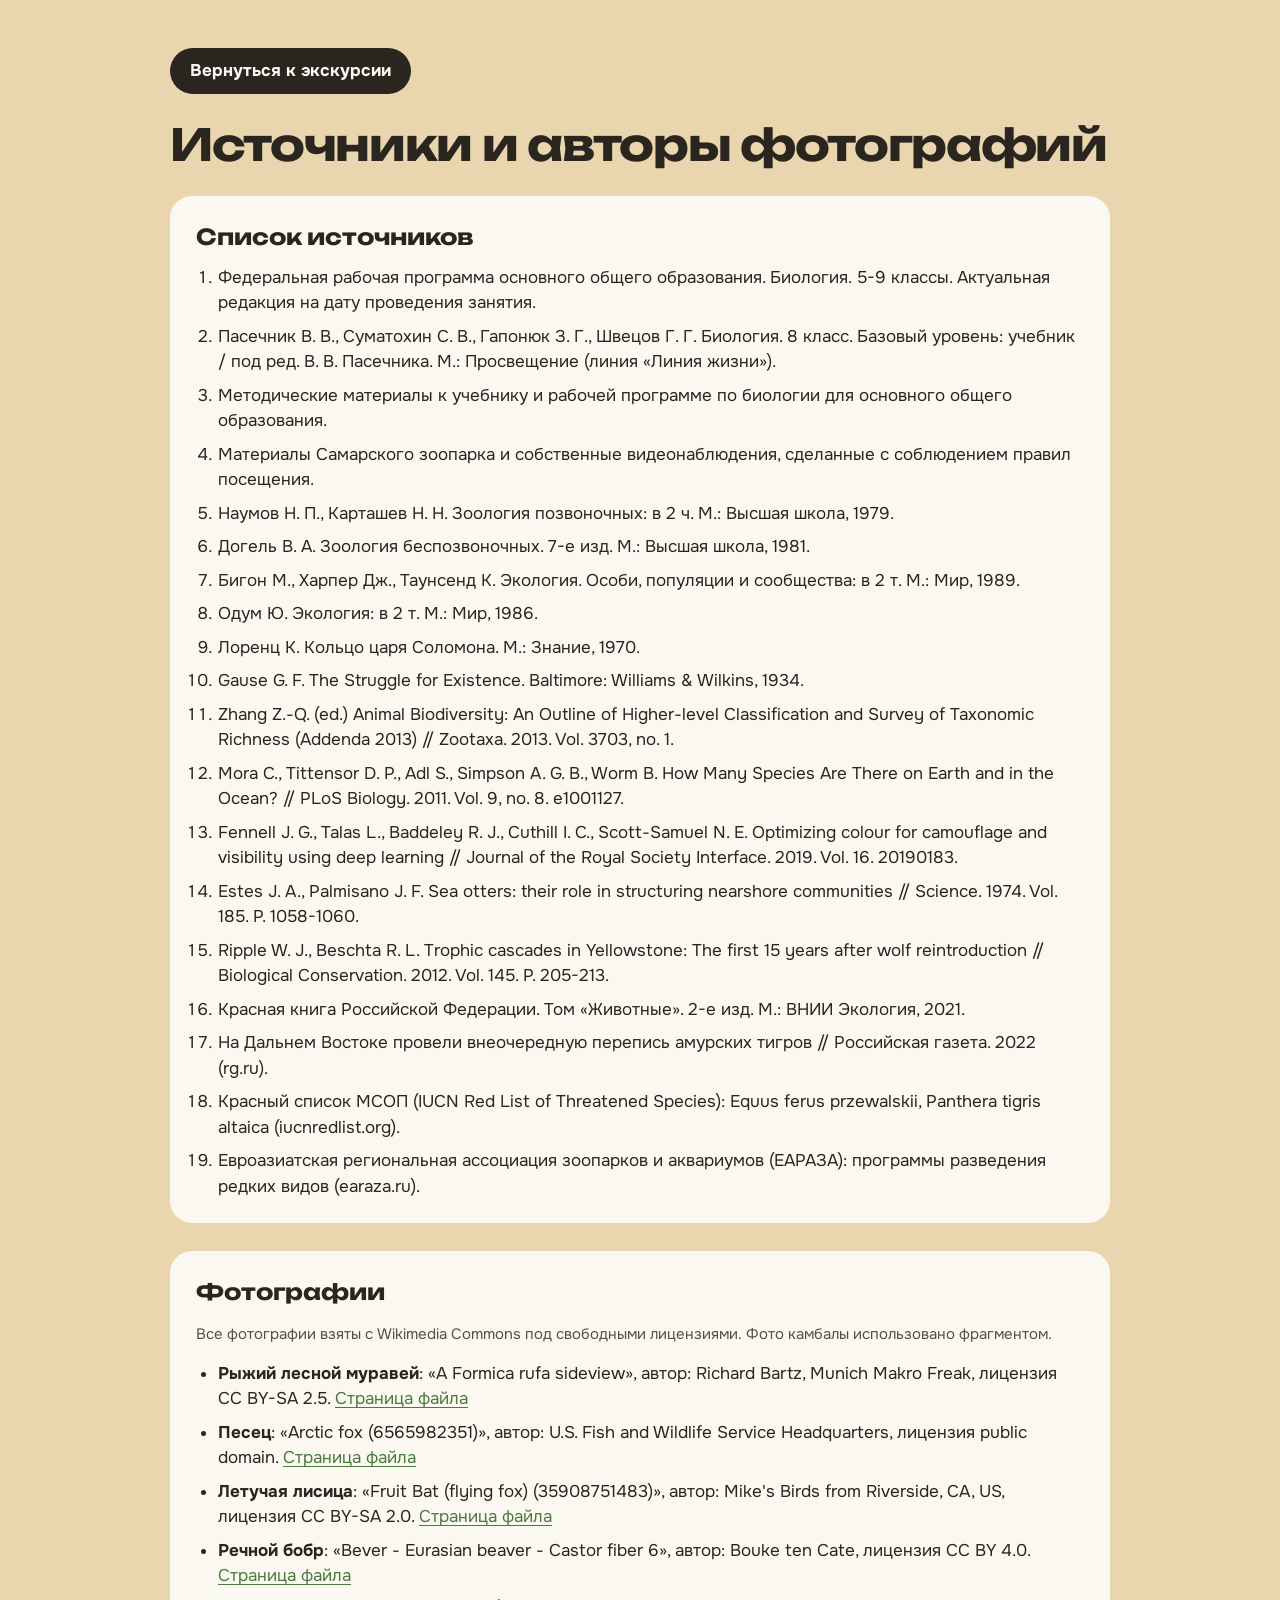
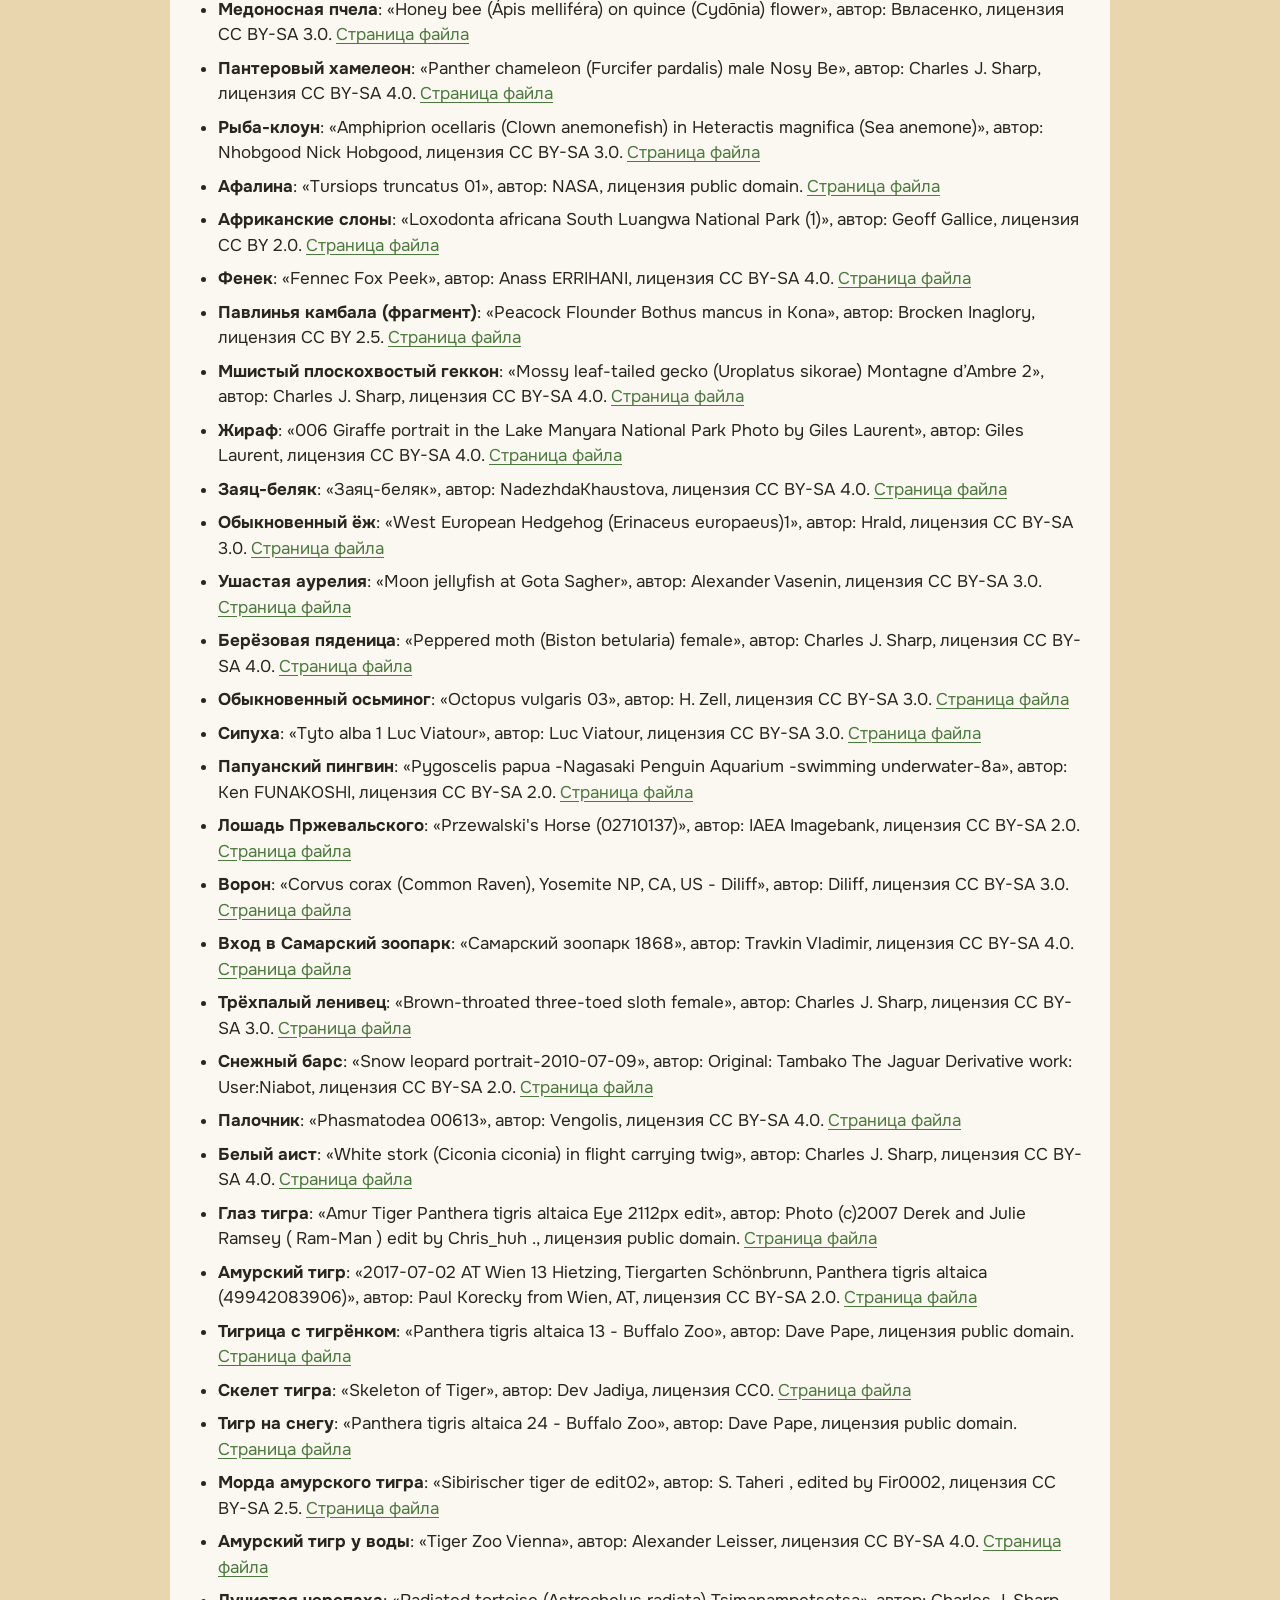
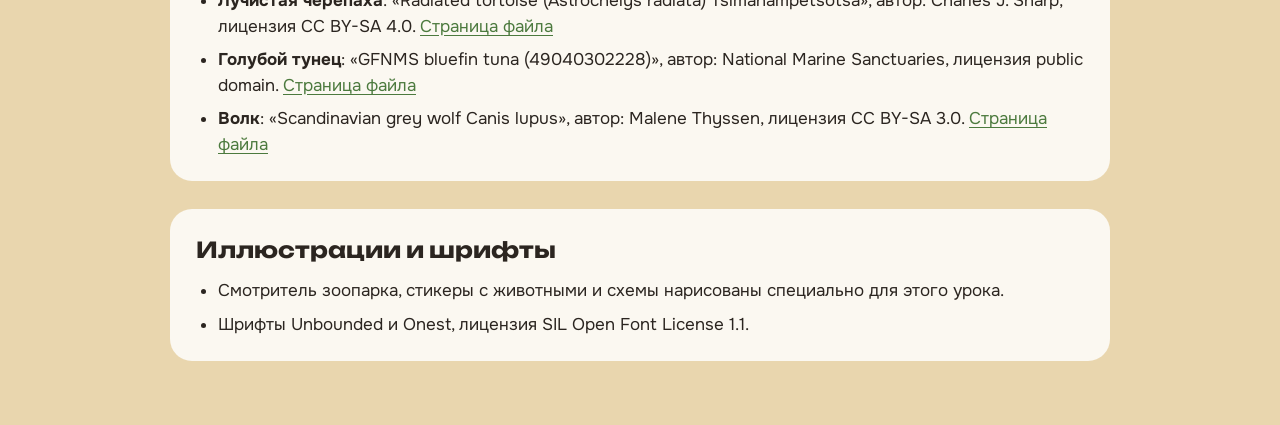
<file: credits.html>
<!doctype html>
<html lang="ru">
<head>
<meta charset="utf-8">
<meta name="viewport" content="width=device-width, initial-scale=1">
<title>Источники и авторы фото</title>
<style>
  @font-face { font-family: "Unbounded"; font-weight: 200 900; src: url("assets/fonts/unbounded-cyrillic-wght-normal.woff2") format("woff2"); unicode-range: U+0400-045F; }
  @font-face { font-family: "Unbounded"; font-weight: 200 900; src: url("assets/fonts/unbounded-latin-wght-normal.woff2") format("woff2"); unicode-range: U+0000-00FF, U+2000-206F; }
  @font-face { font-family: "Onest"; font-weight: 100 900; src: url("assets/fonts/onest-cyrillic-wght-normal.woff2") format("woff2"); unicode-range: U+0400-045F; }
  @font-face { font-family: "Onest"; font-weight: 100 900; src: url("assets/fonts/onest-latin-wght-normal.woff2") format("woff2"); unicode-range: U+0000-00FF, U+2000-206F; }
  :root { --ink: #2B2520; --paper: #FBF8F1; --sand: #E9D6AE; --leaf: #4C7A3E; }
  * { box-sizing: border-box; }
  body { margin: 0; background: var(--sand); color: var(--ink); font-family: "Onest", "Segoe UI", sans-serif; font-size: 17px; line-height: 1.5; }
  main { max-width: 980px; margin: 0 auto; padding: 48px 20px 64px; display: grid; gap: 28px; }
  h1 { font-family: "Unbounded", sans-serif; font-size: clamp(28px, 5vw, 44px); line-height: 1.05; letter-spacing: -0.03em; margin: 0; }
  h2 { font-family: "Unbounded", sans-serif; font-size: 22px; margin: 0 0 12px; }
  section { background: var(--paper); border-radius: 22px; padding: 24px 26px; }
  ol, ul { margin: 0; padding-left: 22px; display: grid; gap: 8px; }
  a { color: var(--leaf); text-underline-offset: 3px; }
  .back { justify-self: start; display: inline-block; padding: 10px 20px; border-radius: 999px; background: var(--ink); color: var(--paper); text-decoration: none; font-weight: 700; }
  .muted { color: #5A4E44; font-size: 15px; }
</style>
</head>
<body>
<main>
  <a class="back" href="index.html">Вернуться к экскурсии</a>
  <h1>Источники и авторы фотографий</h1>
  <section>
    <h2>Список источников</h2>
    <ol id="sources"></ol>
  </section>
  <section>
    <h2>Фотографии</h2>
    <p class="muted">Все фотографии взяты с Wikimedia Commons под свободными лицензиями. Фото камбалы использовано фрагментом.</p>
    <ul id="photos"></ul>
  </section>
  <section>
    <h2>Иллюстрации и шрифты</h2>
    <ul>
      <li>Смотритель зоопарка, стикеры с животными и схемы нарисованы специально для этого урока.</li>
      <li>Шрифты Unbounded и Onest, лицензия SIL Open Font License 1.1.</li>
    </ul>
  </section>
</main>
<script src="js/data.js"></script>
<script src="js/credits.js"></script>
<script>
  const esc = (s) => String(s).replace(/[&<>"]/g, (c) => ({ "&": "&amp;", "<": "&lt;", ">": "&gt;", '"': "&quot;" }[c]));
  document.getElementById("sources").innerHTML = ZOO.sources.map((s) => `<li>${esc(s)}</li>`).join("");
  document.getElementById("photos").innerHTML = ZOO_CREDITS.map((c) => `<li><b>${esc(c.what)}</b>: «${esc(c.title)}», автор: ${esc(c.creator)}, лицензия ${esc(c.license)}. <a href="${esc(c.page)}" target="_blank" rel="noopener">Страница файла</a></li>`).join("");
</script>
</body>
</html>
</file>
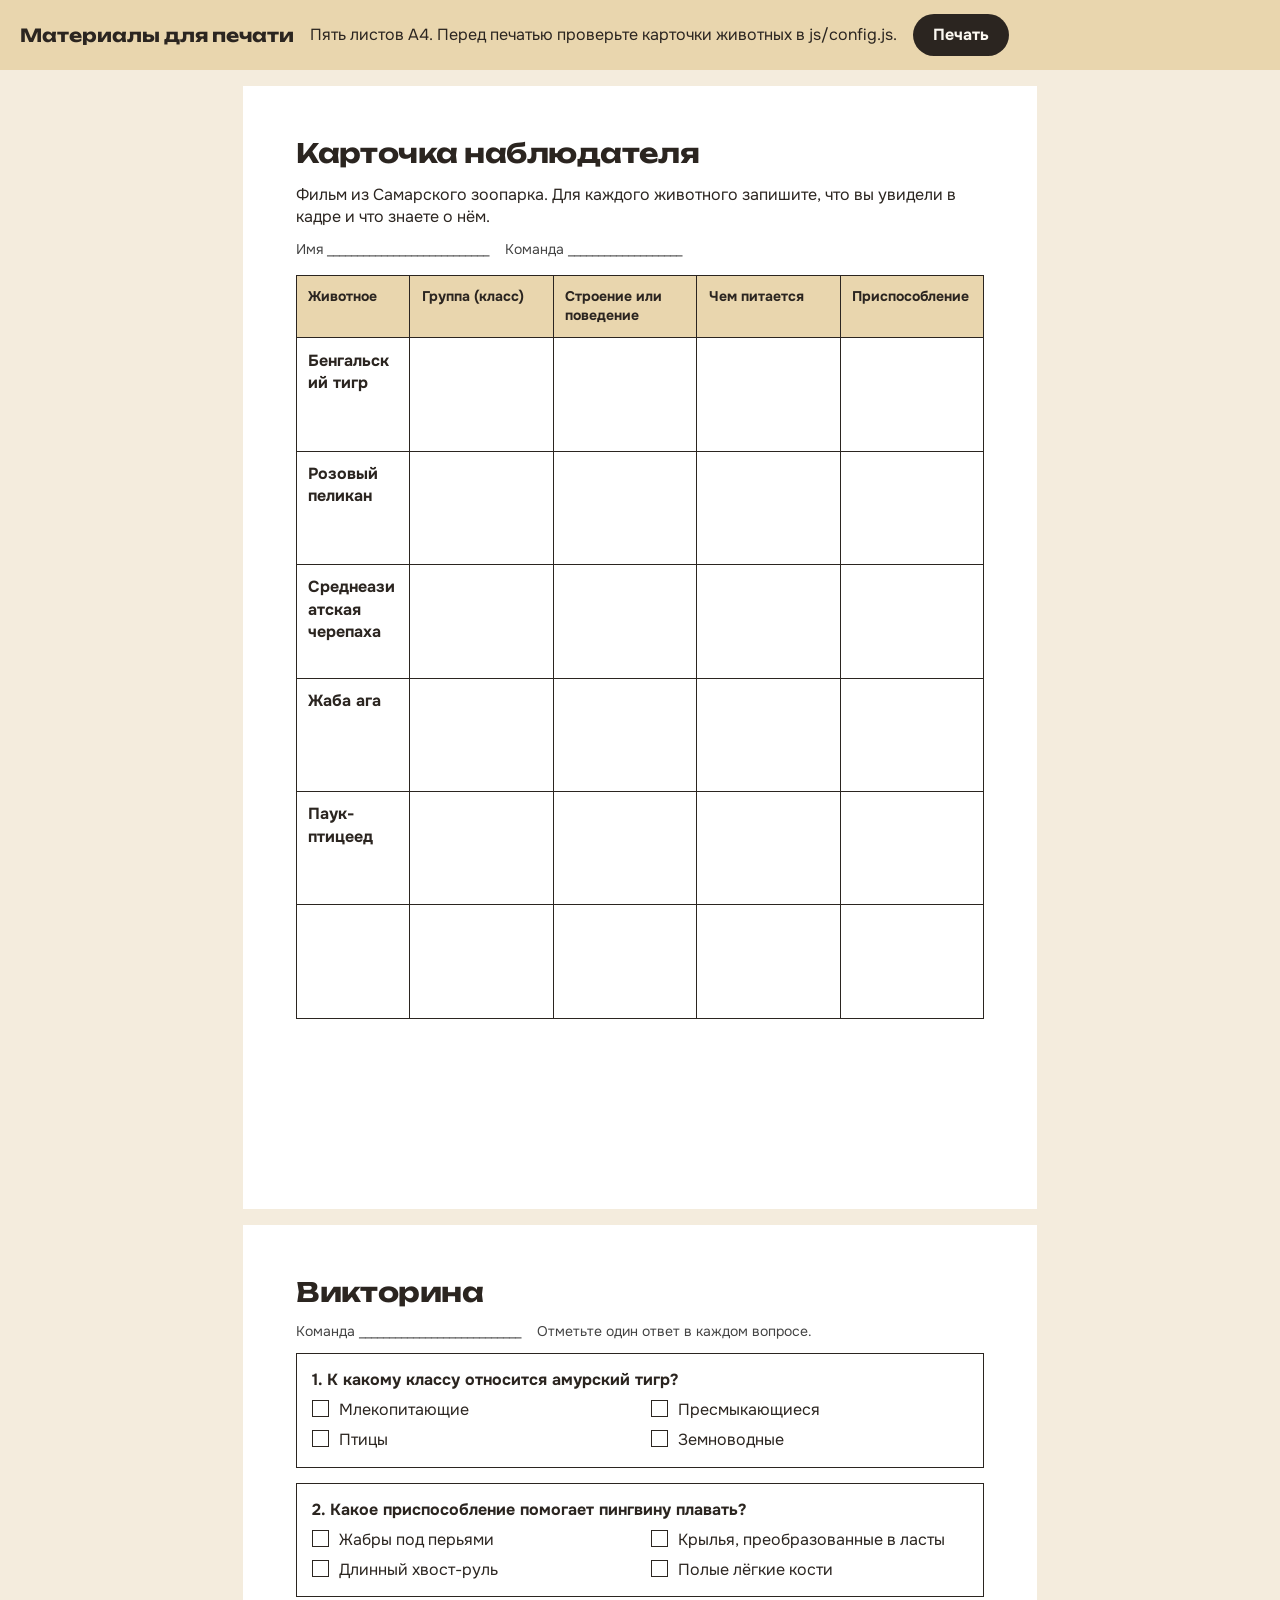
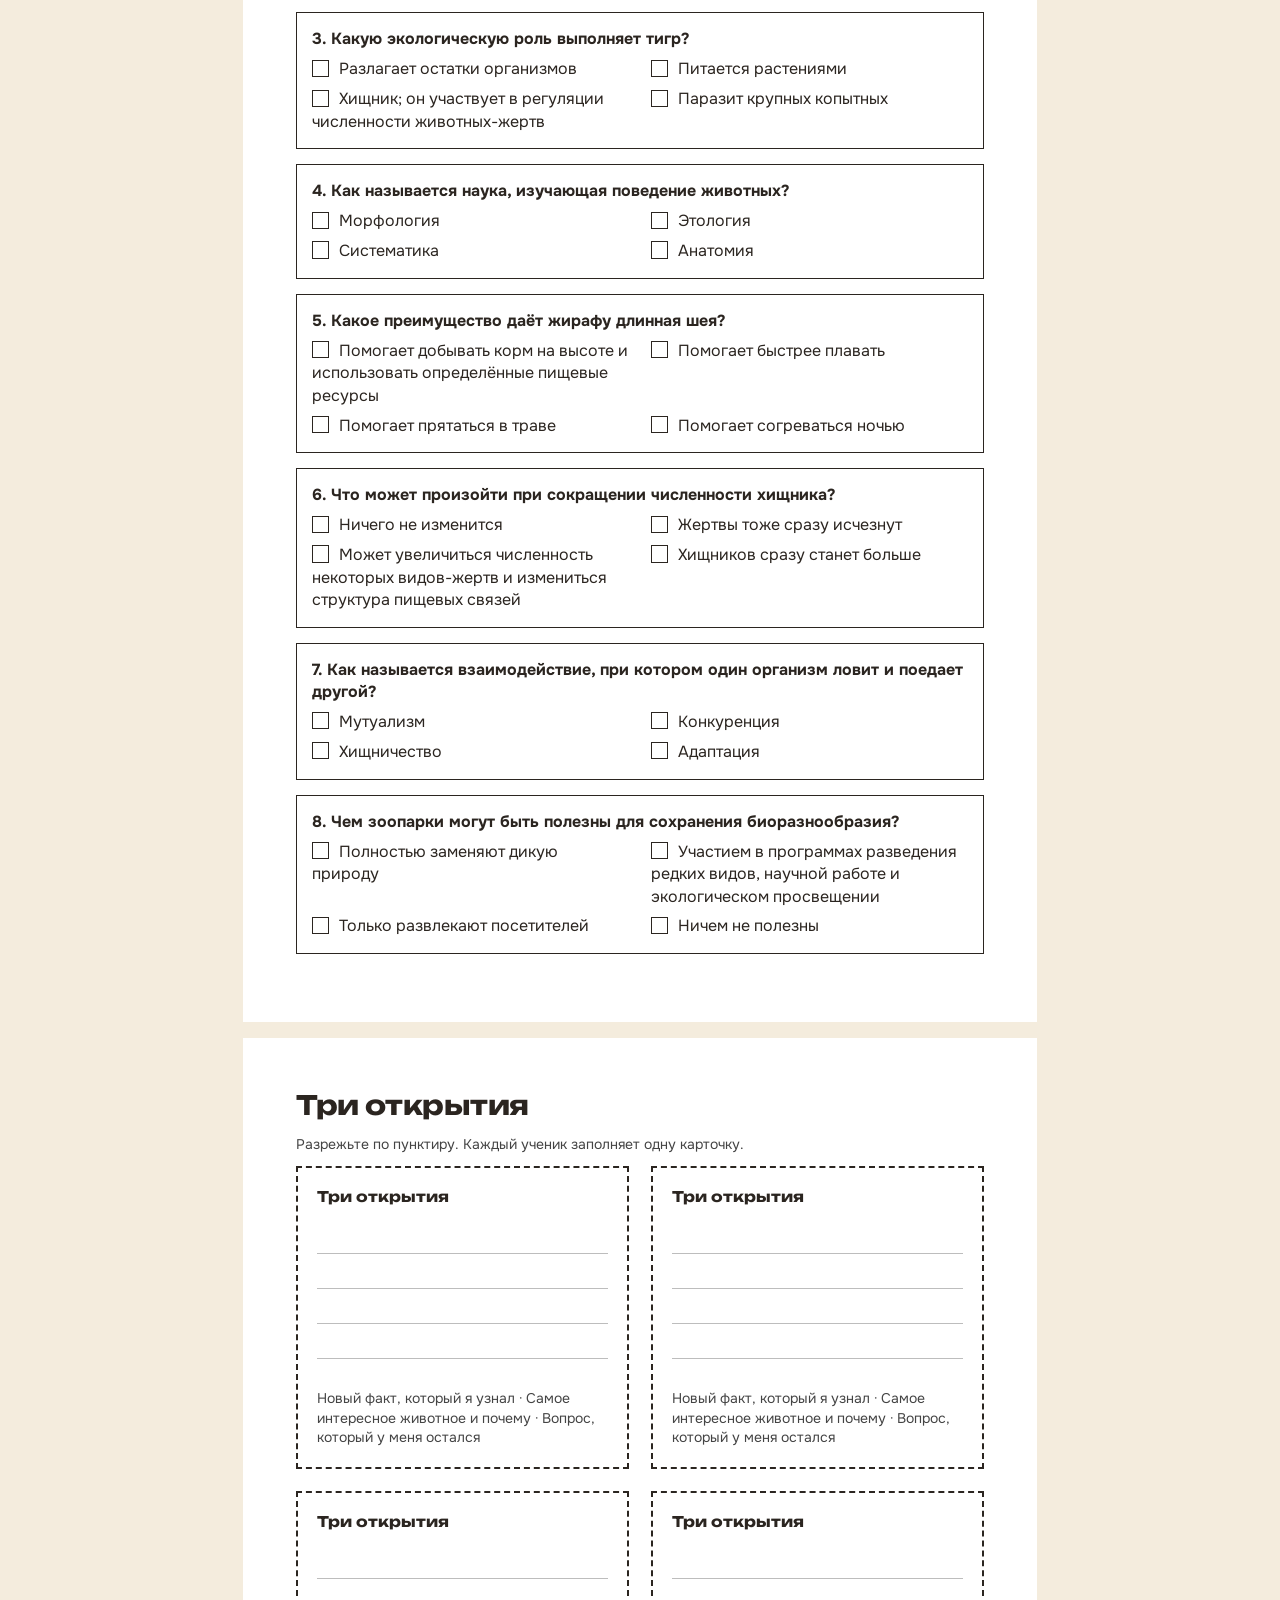
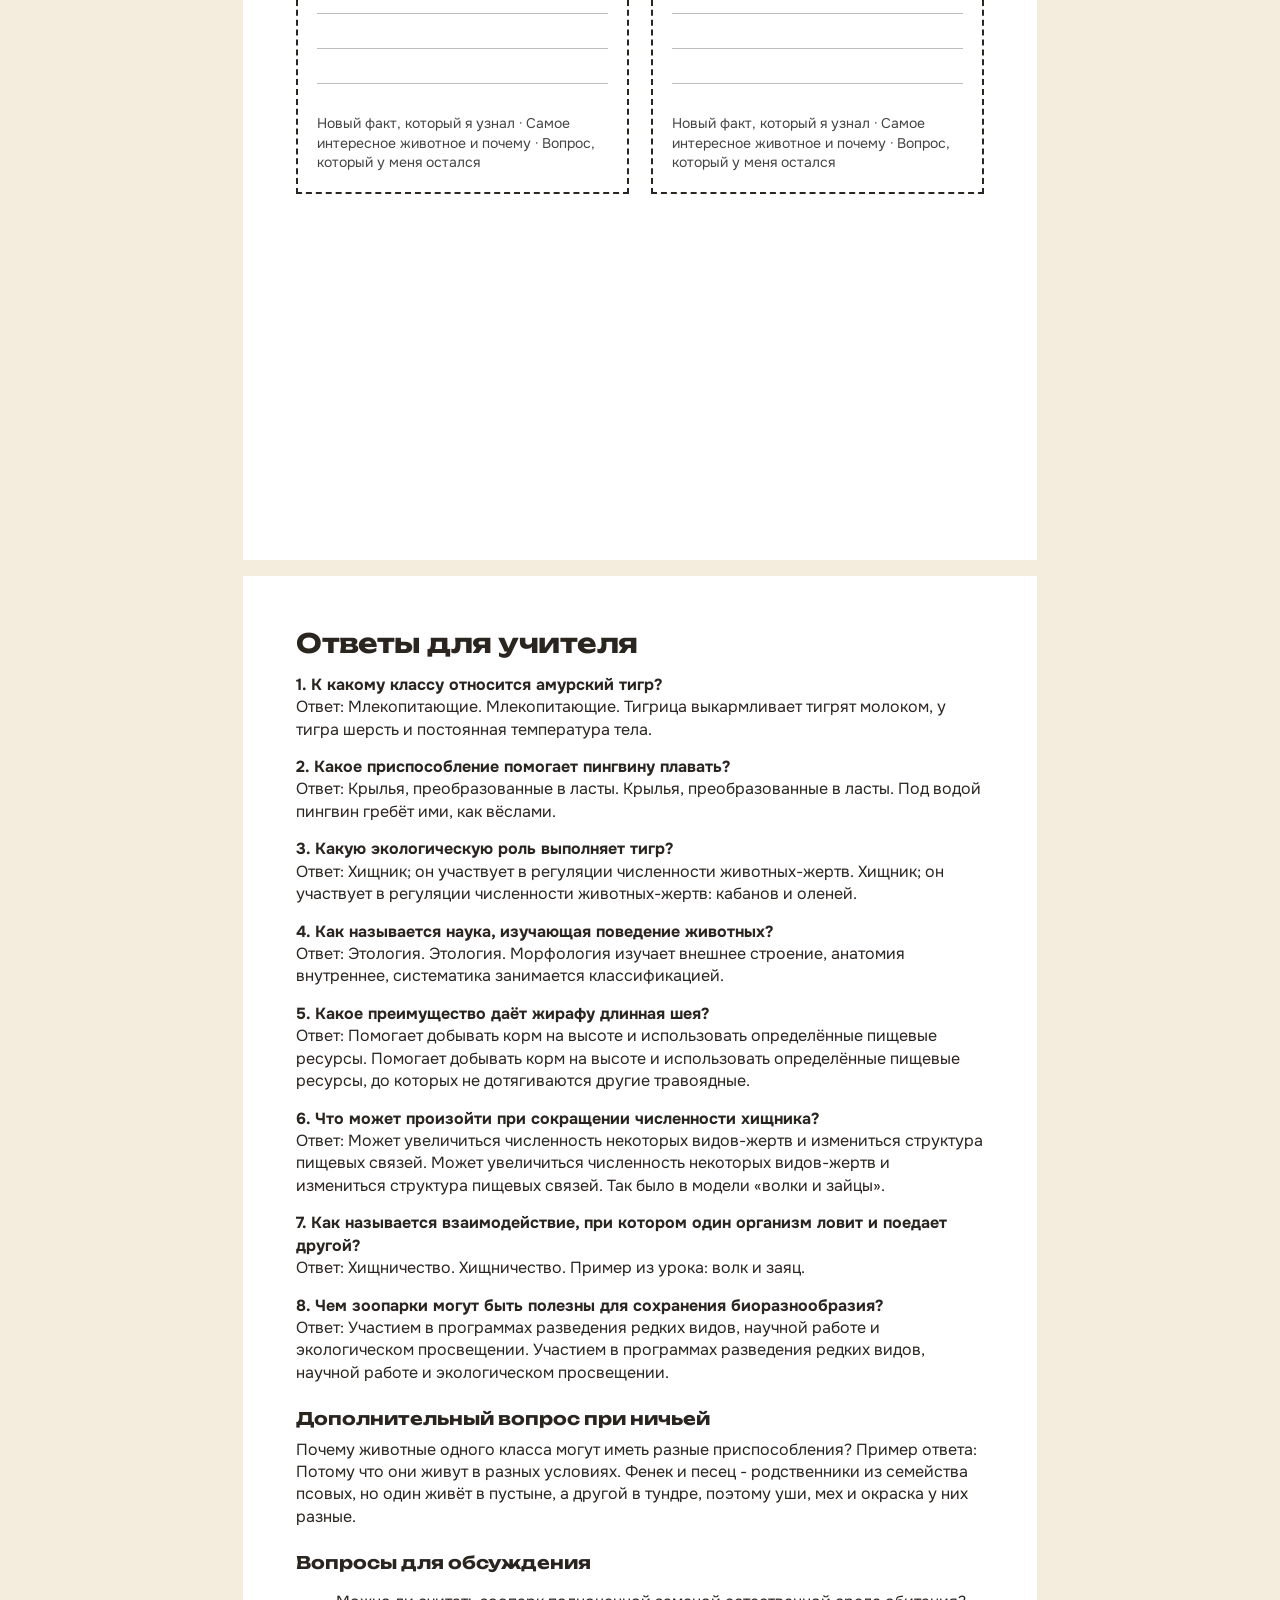
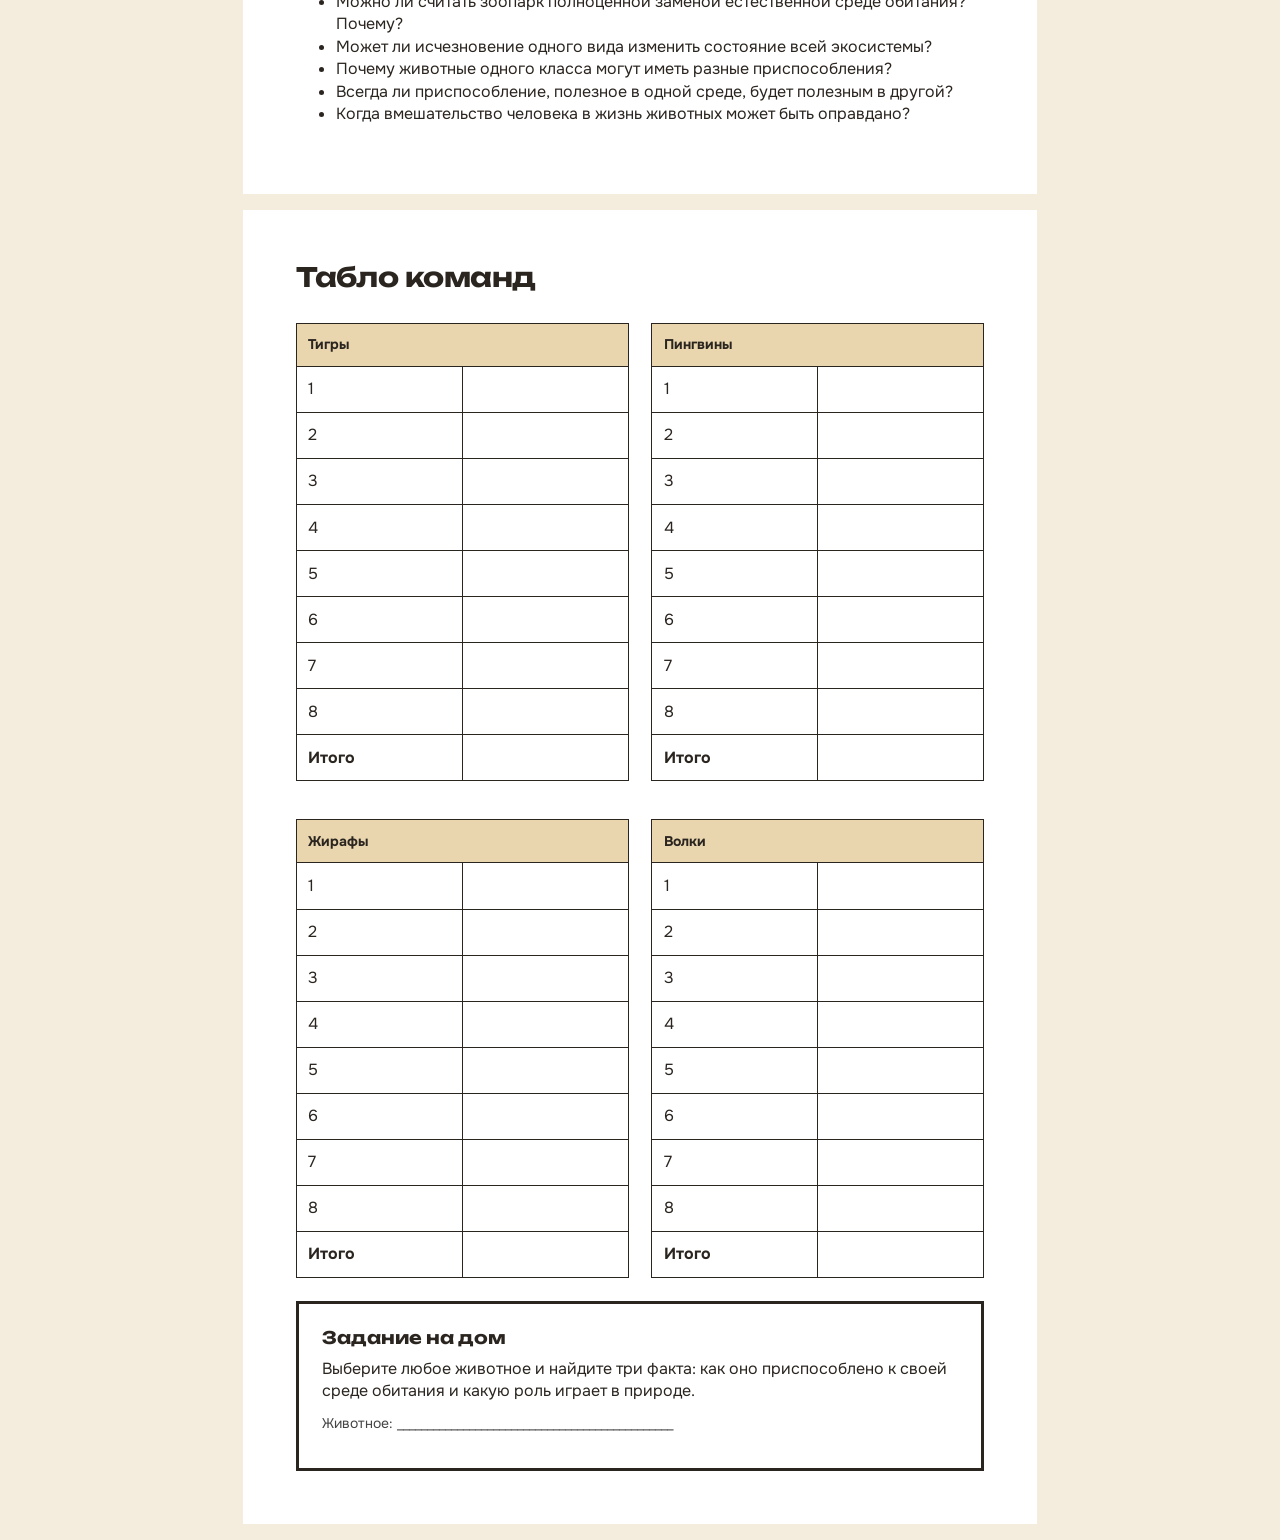
<file: print.html>
<!doctype html>
<html lang="ru">
<head>
<meta charset="utf-8">
<meta name="viewport" content="width=device-width, initial-scale=1">
<title>Материалы для печати</title>
<style>
  @font-face { font-family: "Unbounded"; font-weight: 200 900; src: url("assets/fonts/unbounded-cyrillic-wght-normal.woff2") format("woff2"); unicode-range: U+0400-045F; }
  @font-face { font-family: "Unbounded"; font-weight: 200 900; src: url("assets/fonts/unbounded-latin-wght-normal.woff2") format("woff2"); unicode-range: U+0000-00FF, U+2000-206F; }
  @font-face { font-family: "Onest"; font-weight: 100 900; src: url("assets/fonts/onest-cyrillic-wght-normal.woff2") format("woff2"); unicode-range: U+0400-045F; }
  @font-face { font-family: "Onest"; font-weight: 100 900; src: url("assets/fonts/onest-latin-wght-normal.woff2") format("woff2"); unicode-range: U+0000-00FF, U+2000-206F; }
  @page { size: A4; margin: 14mm; }
  * { box-sizing: border-box; }
  body { margin: 0; font-family: "Onest", "Segoe UI", sans-serif; font-size: 12pt; line-height: 1.4; color: #2B2520; background: #F4ECDD; }
  .bar { position: sticky; top: 0; background: #E9D6AE; padding: 14px 20px; display: flex; gap: 16px; align-items: center; flex-wrap: wrap; z-index: 2; }
  .bar b { font-family: "Unbounded", sans-serif; font-size: 18px; }
  .bar button { font: inherit; font-weight: 700; padding: 10px 20px; border-radius: 999px; border: 0; background: #2B2520; color: #FBF8F1; cursor: pointer; }
  .sheet { background: #fff; width: 210mm; min-height: 297mm; margin: 16px auto; padding: 14mm; page-break-after: always; break-after: page; }
  h1 { font-family: "Unbounded", sans-serif; font-weight: 700; font-size: 20pt; letter-spacing: -0.02em; line-height: 1.1; margin: 0 0 4mm; }
  h2 { font-family: "Unbounded", sans-serif; font-weight: 700; font-size: 13pt; margin: 6mm 0 2mm; }
  p { margin: 0 0 3mm; }
  .muted { color: #444; font-size: 10.5pt; }
  table { width: 100%; border-collapse: collapse; margin-top: 4mm; table-layout: fixed; }
  th, td { border: 1.5px solid #2B2520; padding: 3mm; vertical-align: top; text-align: left; }
  th { background: #E9D6AE; font-size: 10.5pt; }
  td { height: 30mm; }
  td.name { font-weight: 700; }
  #obsRows th:first-child, table th:first-child { width: 40mm; }
  th, td { overflow-wrap: anywhere; hyphens: auto; }
  .q { break-inside: avoid; border: 1.5px solid #2B2520; padding: 4mm; margin-bottom: 4mm; }
  .q h3 { font-size: 12pt; margin: 0 0 2mm; }
  .q ul { list-style: none; padding: 0; margin: 0; display: grid; grid-template-columns: 1fr 1fr; gap: 2mm 6mm; }
  .q li::before { content: ""; display: inline-block; width: 4mm; height: 4mm; border: 1.5px solid #2B2520; margin-right: 2.5mm; vertical-align: -0.6mm; }
  .stickers { display: grid; grid-template-columns: 1fr 1fr; gap: 6mm; }
  .stk { border: 2px dashed #2B2520; padding: 5mm; min-height: 80mm; display: grid; grid-template-rows: auto 1fr auto; gap: 3mm; }
  .stk b { font-family: "Unbounded", sans-serif; font-size: 11pt; }
  .stk .lines { background: repeating-linear-gradient(to bottom, transparent 0 9mm, #BDBDBD 9mm calc(9mm + 1px)); } /* taste-skill-ignore: линейки для письма */
  .ans { break-inside: avoid; margin-bottom: 4mm; }
  .ans b { display: block; }
  .team { display: grid; grid-template-columns: 1fr 1fr; gap: 6mm; }
  .team table td { height: 12mm; }
  .hw { border: 3px solid #2B2520; padding: 6mm; margin-top: 6mm; break-inside: avoid; }
  @media print { body { background: #fff; } .bar { display: none; } .sheet { margin: 0; width: auto; min-height: 0; padding: 0; } }
  @media screen and (max-width: 840px) { .bar { padding: 10px 12px; } }
  @media print { .sheet { zoom: 1 !important; } }
</style>
<script>
  /* на узком экране лист A4 уменьшается целиком, при печати остаётся в настоящем размере */
  function fitSheets() { const w = Math.min(innerWidth, screen.width || innerWidth), s = Math.min(1, (w - 12) / 794); document.querySelectorAll(".sheet").forEach((e) => (e.style.zoom = s < 1 ? s.toFixed(3) : "")); }
  addEventListener("resize", fitSheets); addEventListener("DOMContentLoaded", fitSheets);
</script>
</head>
<body>
<div class="bar"><b>Материалы для печати</b><span>Пять листов A4. Перед печатью проверьте карточки животных в js/config.js.</span><button type="button" onclick="window.print()">Печать</button></div>

<section class="sheet">
  <h1>Карточка наблюдателя</h1>
  <p>Фильм из Самарского зоопарка. Для каждого животного запишите, что вы увидели в кадре и что знаете о нём.</p>
  <p class="muted">Имя ___________________________ &nbsp;&nbsp; Команда ___________________</p>
  <table>
    <thead><tr><th style="width:30mm">Животное</th><th>Группа (класс)</th><th>Строение или поведение</th><th>Чем питается</th><th>Приспособление</th></tr></thead>
    <tbody id="obsRows"></tbody>
  </table>
</section>

<section class="sheet">
  <h1>Викторина</h1>
  <p class="muted">Команда ___________________________ &nbsp;&nbsp; Отметьте один ответ в каждом вопросе.</p>
  <div id="quizCards"></div>
</section>

<section class="sheet">
  <h1>Три открытия</h1>
  <p class="muted">Разрежьте по пунктиру. Каждый ученик заполняет одну карточку.</p>
  <div class="stickers" id="stickers"></div>
</section>

<section class="sheet">
  <h1>Ответы для учителя</h1>
  <div id="answers"></div>
  <h2>Дополнительный вопрос при ничьей</h2>
  <p id="tie"></p>
  <h2>Вопросы для обсуждения</h2>
  <ul>
    <li>Можно ли считать зоопарк полноценной заменой естественной среде обитания? Почему?</li>
    <li>Может ли исчезновение одного вида изменить состояние всей экосистемы?</li>
    <li>Почему животные одного класса могут иметь разные приспособления?</li>
    <li>Всегда ли приспособление, полезное в одной среде, будет полезным в другой?</li>
    <li>Когда вмешательство человека в жизнь животных может быть оправдано?</li>
  </ul>
</section>

<section class="sheet">
  <h1>Табло команд</h1>
  <div class="team" id="board"></div>
  <div class="hw">
    <h2 style="margin-top:0">Задание на дом</h2>
    <p>Выберите любое животное и найдите три факта: как оно приспособлено к своей среде обитания и какую роль играет в природе.</p>
    <p class="muted">Животное: ______________________________________________</p>
  </div>
</section>

<script src="js/config.js"></script>
<script src="js/data.js"></script>
<script>
  const esc = (s) => String(s).replace(/[&<>"]/g, (c) => ({ "&": "&amp;", "<": "&lt;", ">": "&gt;", '"': "&quot;" }[c]));
  const animals = (window.ZOO_CONFIG && ZOO_CONFIG.videoAnimals) || [];
  document.getElementById("obsRows").innerHTML = animals.map((a) => `<tr><td class="name">${esc(a.name)}</td><td></td><td></td><td></td><td></td></tr>`).join("") + `<tr><td class="name"></td><td></td><td></td><td></td><td></td></tr>`;
  document.getElementById("quizCards").innerHTML = ZOO.quiz.map((q, i) => `<div class="q"><h3>${i + 1}. ${esc(q.q)}</h3><ul>${q.options.map((o) => `<li>${esc(o)}</li>`).join("")}</ul></div>`).join("");
  const kinds = ["Новый факт, который я узнал", "Самое интересное животное и почему", "Вопрос, который у меня остался"];
  let st = "";
  for (let i = 0; i < 4; i++) st += `<div class="stk"><b>Три открытия</b><div class="lines"></div><span class="muted">${kinds.join(" · ")}</span></div>`;
  document.getElementById("stickers").innerHTML = st;
  document.getElementById("answers").innerHTML = ZOO.quiz.map((q, i) => `<div class="ans"><b>${i + 1}. ${esc(q.q)}</b>Ответ: ${esc(q.options[q.correct])}. ${esc(q.explain)}</div>`).join("");
  document.getElementById("tie").textContent = ZOO.tiebreak.q + " Пример ответа: " + ZOO.tiebreak.sample;
  const teams = ["Тигры", "Пингвины", "Жирафы", "Волки"];
  document.getElementById("board").innerHTML = teams.map((t) => `<table><thead><tr><th colspan="2">${t}</th></tr></thead><tbody>${ZOO.quiz.map((_, i) => `<tr><td style="width:18mm">${i + 1}</td><td></td></tr>`).join("")}<tr><td><b>Итого</b></td><td></td></tr></tbody></table>`).join("");
</script>
</body>
</html>
</file>
